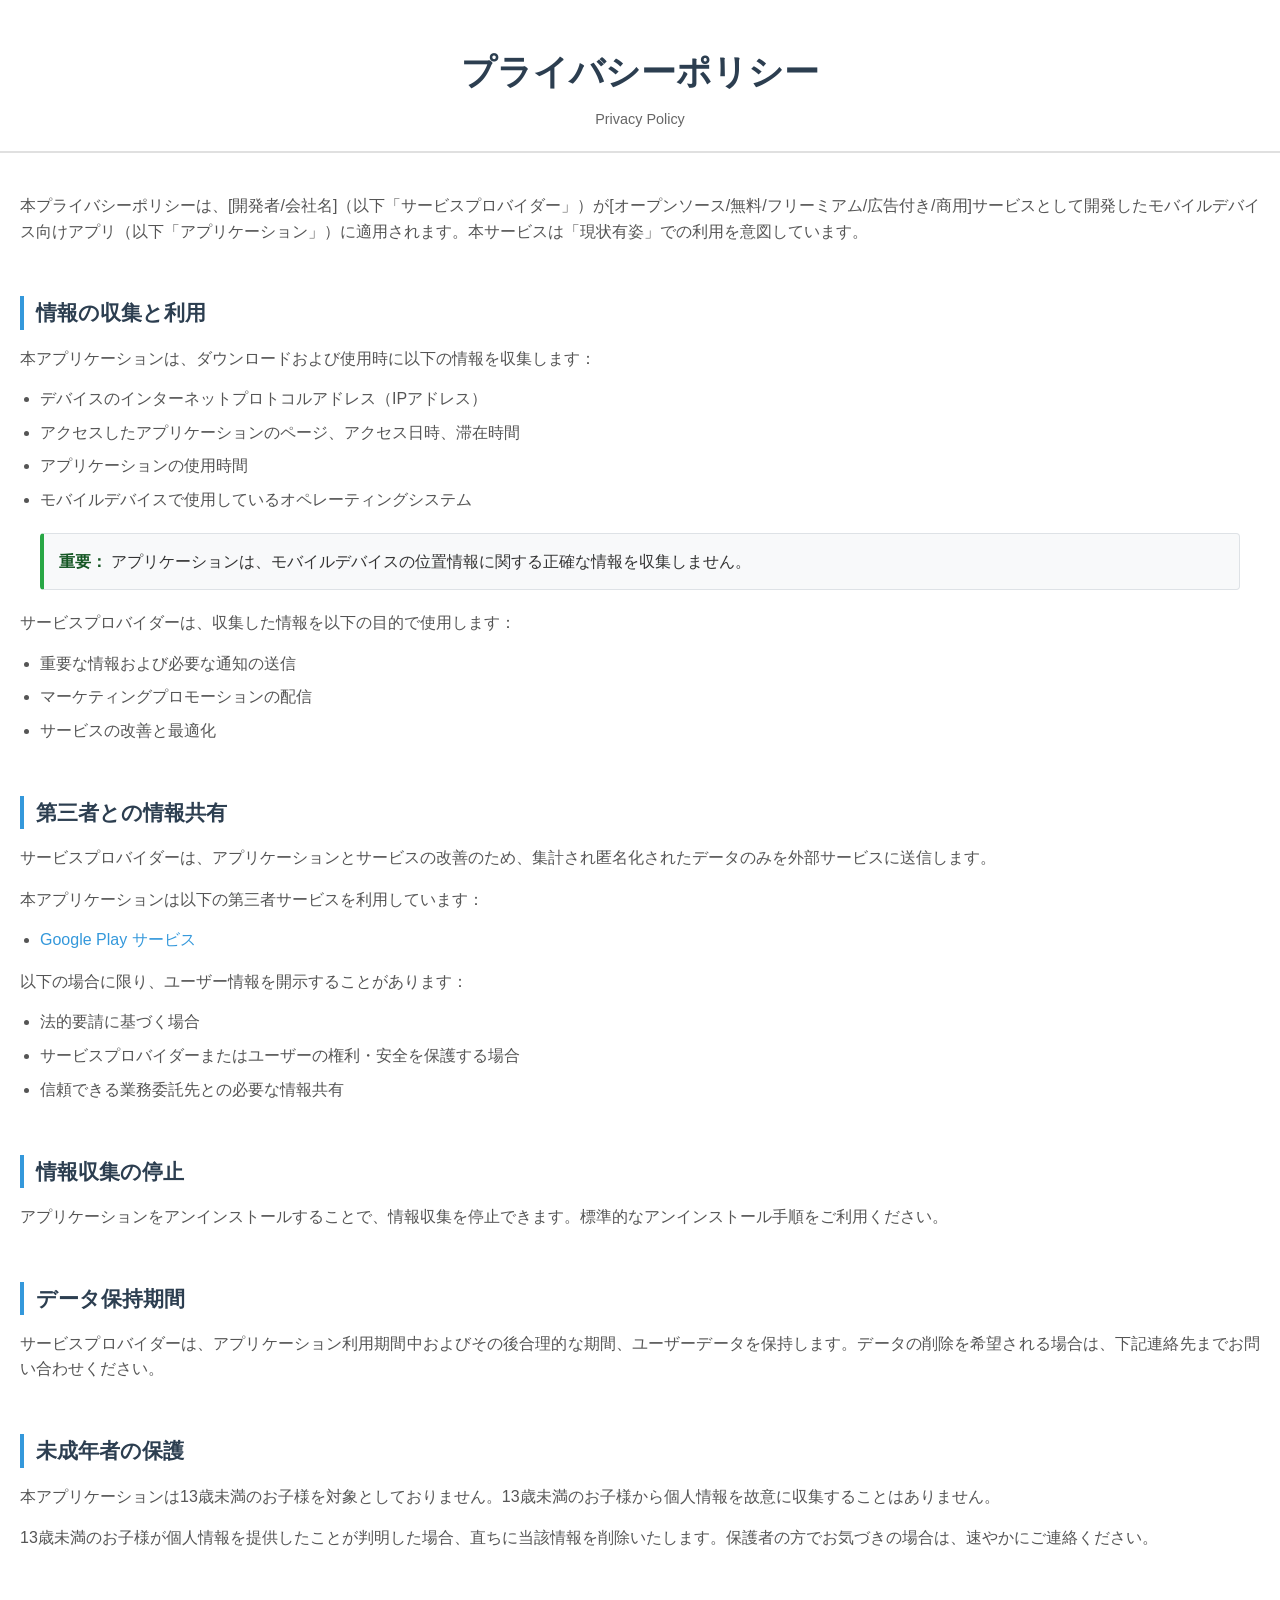
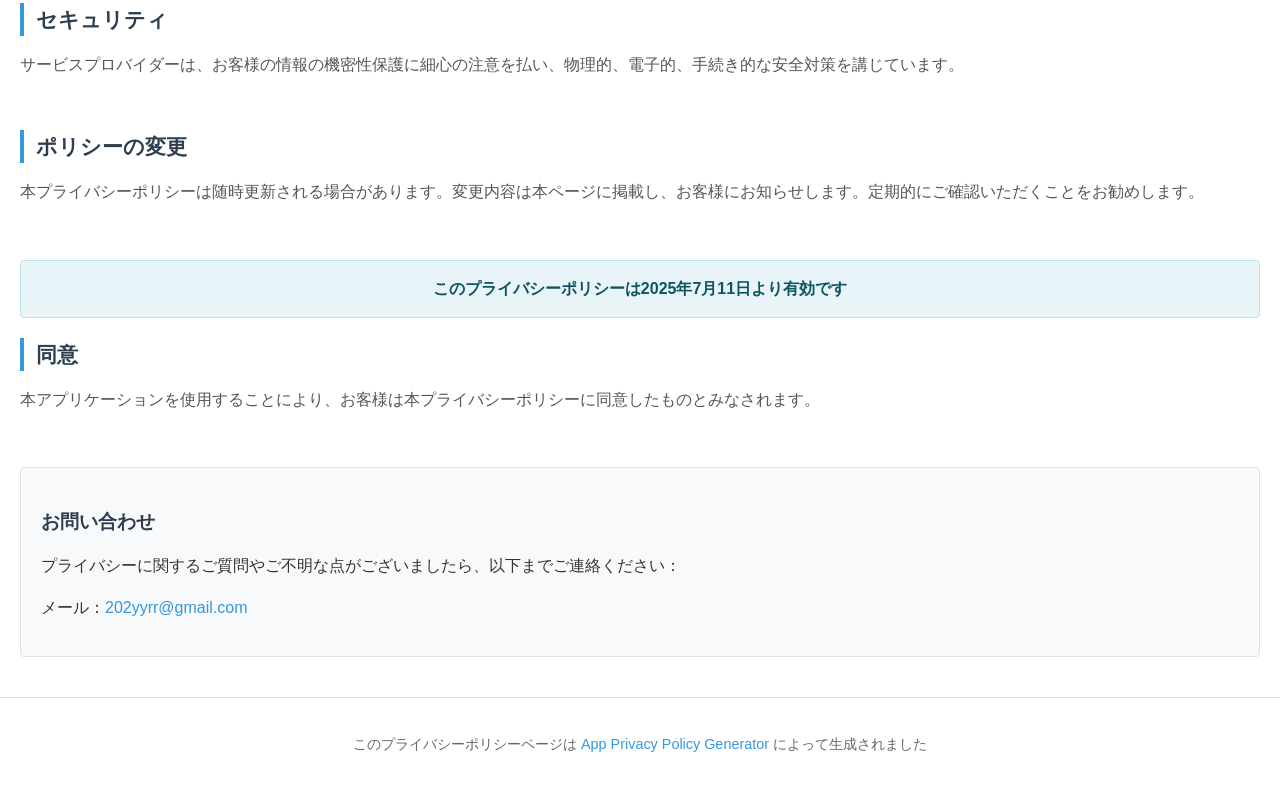
<file: index.html>
<!DOCTYPE html>
<html lang="ja">
<head>
    <meta charset='utf-8'>
    <meta name='viewport' content='width=device-width, initial-scale=1'>
    <title>プライバシーポリシー</title>
    <link rel="stylesheet" href="index.css">
</head>
<body>
    <div class="container">
        <div class="header">
            <h1>プライバシーポリシー</h1>
            <div class="subtitle">Privacy Policy</div>
        </div>

        <div class="section">
            <p>本プライバシーポリシーは、[開発者/会社名]（以下「サービスプロバイダー」）が[オープンソース/無料/フリーミアム/広告付き/商用]サービスとして開発したモバイルデバイス向けアプリ（以下「アプリケーション」）に適用されます。本サービスは「現状有姿」での利用を意図しています。</p>
        </div>

        <div class="section">
            <h2>情報の収集と利用</h2>
            <p>本アプリケーションは、ダウンロードおよび使用時に以下の情報を収集します：</p>
            <ul>
                <li>デバイスのインターネットプロトコルアドレス（IPアドレス）</li>
                <li>アクセスしたアプリケーションのページ、アクセス日時、滞在時間</li>
                <li>アプリケーションの使用時間</li>
                <li>モバイルデバイスで使用しているオペレーティングシステム</li>
            </ul>
            
            <div class="important-notice">
                <strong>重要：</strong> アプリケーションは、モバイルデバイスの位置情報に関する正確な情報を収集しません。
            </div>

            <p>サービスプロバイダーは、収集した情報を以下の目的で使用します：</p>
            <ul>
                <li>重要な情報および必要な通知の送信</li>
                <li>マーケティングプロモーションの配信</li>
                <li>サービスの改善と最適化</li>
            </ul>
        </div>

        <div class="section">
            <h2>第三者との情報共有</h2>
            <p>サービスプロバイダーは、アプリケーションとサービスの改善のため、集計され匿名化されたデータのみを外部サービスに送信します。</p>
            
            <p>本アプリケーションは以下の第三者サービスを利用しています：</p>
            <ul>
                <li><a href="https://www.google.com/policies/privacy/" target="_blank" rel="noopener noreferrer">Google Play サービス</a></li>
            </ul>

            <p>以下の場合に限り、ユーザー情報を開示することがあります：</p>
            <ul>
                <li>法的要請に基づく場合</li>
                <li>サービスプロバイダーまたはユーザーの権利・安全を保護する場合</li>
                <li>信頼できる業務委託先との必要な情報共有</li>
            </ul>
        </div>

        <div class="section">
            <h2>情報収集の停止</h2>
            <p>アプリケーションをアンインストールすることで、情報収集を停止できます。標準的なアンインストール手順をご利用ください。</p>
        </div>

        <div class="section">
            <h2>データ保持期間</h2>
            <p>サービスプロバイダーは、アプリケーション利用期間中およびその後合理的な期間、ユーザーデータを保持します。データの削除を希望される場合は、下記連絡先までお問い合わせください。</p>
        </div>

        <div class="section">
            <h2>未成年者の保護</h2>
            <p>本アプリケーションは13歳未満のお子様を対象としておりません。13歳未満のお子様から個人情報を故意に収集することはありません。</p>
            <p>13歳未満のお子様が個人情報を提供したことが判明した場合、直ちに当該情報を削除いたします。保護者の方でお気づきの場合は、速やかにご連絡ください。</p>
        </div>

        <div class="section">
            <h2>セキュリティ</h2>
            <p>サービスプロバイダーは、お客様の情報の機密性保護に細心の注意を払い、物理的、電子的、手続き的な安全対策を講じています。</p>
        </div>

        <div class="section">
            <h2>ポリシーの変更</h2>
            <p>本プライバシーポリシーは随時更新される場合があります。変更内容は本ページに掲載し、お客様にお知らせします。定期的にご確認いただくことをお勧めします。</p>
        </div>

        <div class="effective-date">
            このプライバシーポリシーは2025年7月11日より有効です
        </div>

        <div class="section">
            <h2>同意</h2>
            <p>本アプリケーションを使用することにより、お客様は本プライバシーポリシーに同意したものとみなされます。</p>
        </div>

        <div class="contact-info">
            <h3>お問い合わせ</h3>
            <p>プライバシーに関するご質問やご不明な点がございましたら、以下までご連絡ください：</p>
            <p>メール：<a href="mailto:202yyrr@gmail.com">202yyrr@gmail.com</a></p>
        </div>

        <div class="footer">
            <p>このプライバシーポリシーページは <a href="https://app-privacy-policy-generator.nisrulz.com/" target="_blank" rel="noopener noreferrer">App Privacy Policy Generator</a> によって生成されました</p>
        </div>
    </div>
</body>
</html>
</file>
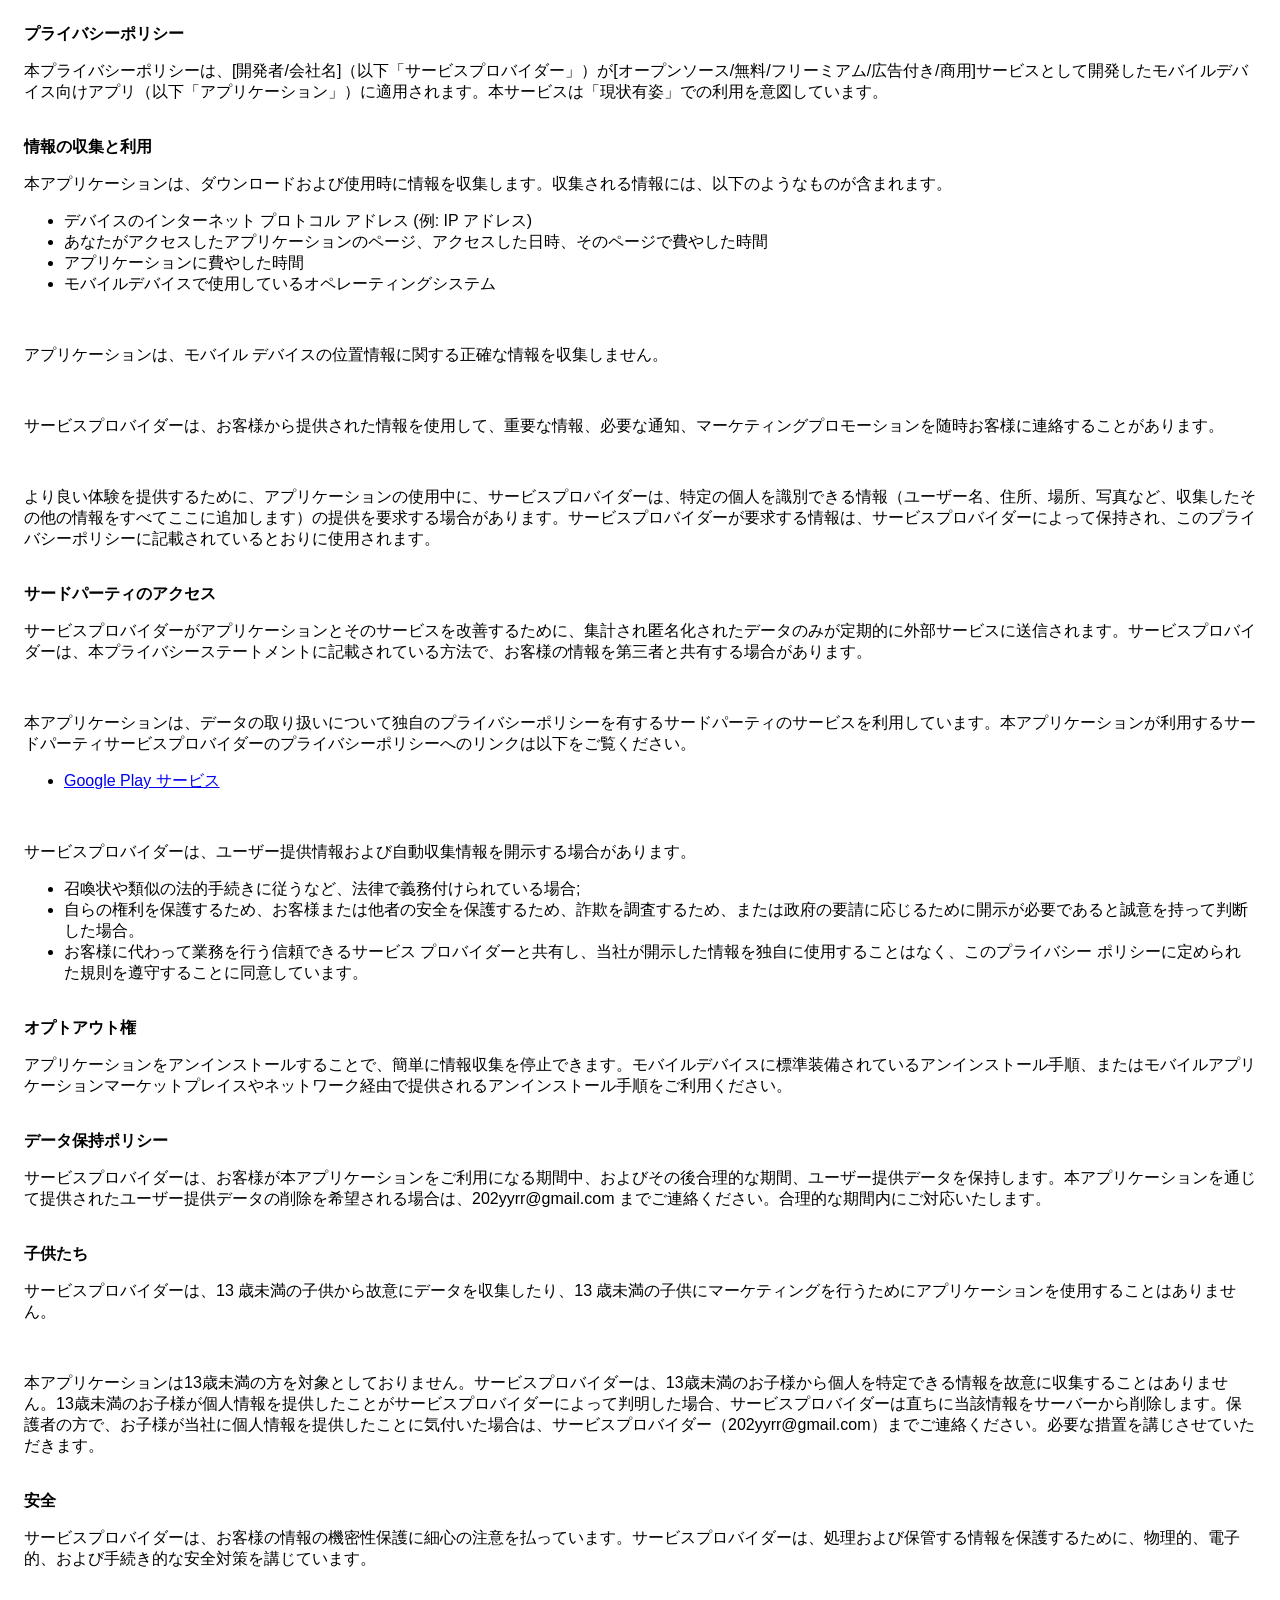
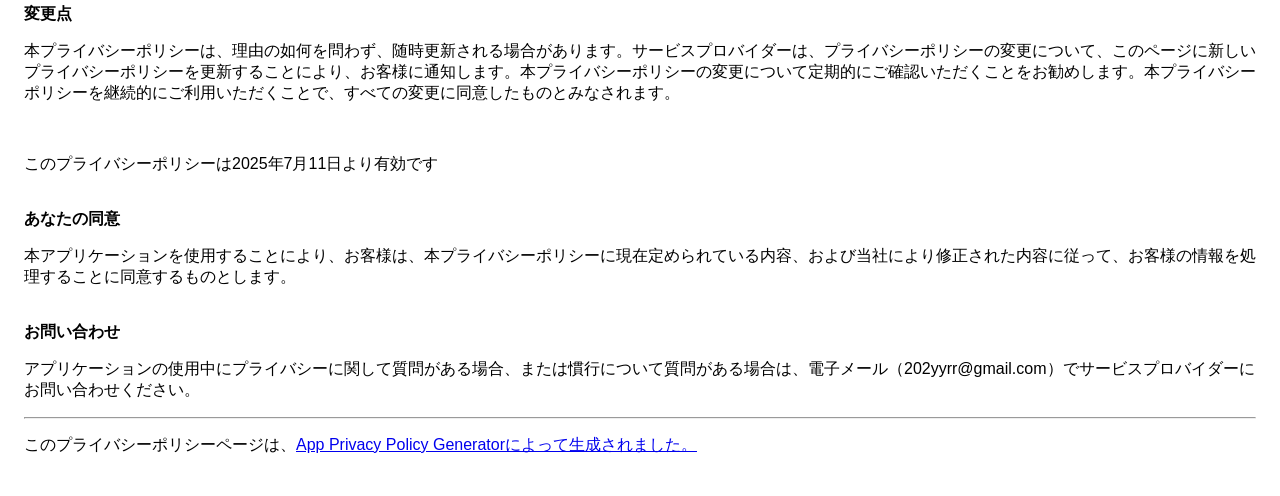
<file: privacyPoricy.html>
<!DOCTYPE html>
    <html>
    <head>
      <meta charset='utf-8'>
      <meta name='viewport' content='width=device-width'>
      <title><font style="vertical-align: inherit;"><font style="vertical-align: inherit;">プライバシーポリシー</font></font></title>
      <style> body { font-family: 'Helvetica Neue', Helvetica, Arial, sans-serif; padding:1em; } </style>
    </head>
    <body>
    <strong><font style="vertical-align: inherit;"><font style="vertical-align: inherit;">プライバシーポリシー</font></font></strong><p><font style="vertical-align: inherit;"><font style="vertical-align: inherit;">本プライバシーポリシーは、[開発者/会社名]（以下「サービスプロバイダー」）が[オープンソース/無料/フリーミアム/広告付き/商用]サービスとして開発したモバイルデバイス向けアプリ（以下「アプリケーション」）に適用されます。本サービスは「現状有姿」での利用を意図しています。</font></font></p><br><strong><font style="vertical-align: inherit;"><font style="vertical-align: inherit;">情報の収集と利用</font></font></strong><p><font style="vertical-align: inherit;"><font style="vertical-align: inherit;">本アプリケーションは、ダウンロードおよび使用時に情報を収集します。収集される情報には、以下のようなものが含まれます。</font></font></p><ul><li><font style="vertical-align: inherit;"><font style="vertical-align: inherit;">デバイスのインターネット プロトコル アドレス (例: IP アドレス)</font></font></li><li><font style="vertical-align: inherit;"><font style="vertical-align: inherit;">あなたがアクセスしたアプリケーションのページ、アクセスした日時、そのページで費やした時間</font></font></li><li><font style="vertical-align: inherit;"><font style="vertical-align: inherit;">アプリケーションに費やした時間</font></font></li><li><font style="vertical-align: inherit;"><font style="vertical-align: inherit;">モバイルデバイスで使用しているオペレーティングシステム</font></font></li></ul><p></p><br><p style=""><font style="vertical-align: inherit;"><font style="vertical-align: inherit;">アプリケーションは、モバイル デバイスの位置情報に関する正確な情報を収集しません。</font></font></p><div style="display: none;"><p><font style="vertical-align: inherit;"><font style="vertical-align: inherit;">アプリケーションはデバイスの位置情報を収集します。これにより、サービスプロバイダーはユーザーのおおよその地理的位置を特定し、以下の方法で利用することができます。</font></font></p><ul><li><font style="vertical-align: inherit;"><font style="vertical-align: inherit;">位置情報サービス: サービス プロバイダーは位置データを活用して、パーソナライズされたコンテンツ、関連性の高い推奨事項、位置情報ベースのサービスなどの機能を提供します。</font></font></li><li><font style="vertical-align: inherit;"><font style="vertical-align: inherit;">分析と改善: 集約され匿名化された位置データは、サービス プロバイダーがユーザーの行動を分析し、傾向を特定し、アプリケーションの全体的なパフォーマンスと機能を向上させるのに役立ちます。</font></font></li><li><font style="vertical-align: inherit;"><font style="vertical-align: inherit;">サードパーティのサービス：サービスプロバイダーは、匿名化された位置情報データを定期的に外部サービスに送信する場合があります。これらのサービスは、アプリケーションの機能強化とサービスの最適化に役立ちます。</font></font></li></ul></div><br><p><font style="vertical-align: inherit;"><font style="vertical-align: inherit;">サービスプロバイダーは、お客様から提供された情報を使用して、重要な情報、必要な通知、マーケティングプロモーションを随時お客様に連絡することがあります。</font></font></p><br><p><font style="vertical-align: inherit;"><font style="vertical-align: inherit;">より良い体験を提供するために、アプリケーションの使用中に、サービスプロバイダーは、特定の個人を識別できる情報（ユーザー名、住所、場所、写真など、収集したその他の情報をすべてここに追加します）の提供を要求する場合があります。サービスプロバイダーが要求する情報は、サービスプロバイダーによって保持され、このプライバシーポリシーに記載されているとおりに使用されます。</font></font></p><br><strong><font style="vertical-align: inherit;"><font style="vertical-align: inherit;">サードパーティのアクセス</font></font></strong><p><font style="vertical-align: inherit;"><font style="vertical-align: inherit;">サービスプロバイダーがアプリケーションとそのサービスを改善するために、集計され匿名化されたデータのみが定期的に外部サービスに送信されます。サービスプロバイダーは、本プライバシーステートメントに記載されている方法で、お客様の情報を第三者と共有する場合があります。</font></font></p><div><br><p><font style="vertical-align: inherit;"><font style="vertical-align: inherit;">本アプリケーションは、データの取り扱いについて独自のプライバシーポリシーを有するサードパーティのサービスを利用しています。本アプリケーションが利用するサードパーティサービスプロバイダーのプライバシーポリシーへのリンクは以下をご覧ください。</font></font></p><ul><li><a href="https://www.google.com/policies/privacy/" target="_blank" rel="noopener noreferrer"><font style="vertical-align: inherit;"><font style="vertical-align: inherit;">Google Play サービス</font></font></a></li><!----><!----><!----><!----><!----><!----><!----><!----><!----><!----><!----><!----><!----><!----><!----><!----><!----><!----><!----><!----><!----><!----><!----><!----><!----><!----><!----><!----><!----><!----><!----></ul></div><br><p><font style="vertical-align: inherit;"><font style="vertical-align: inherit;">サービスプロバイダーは、ユーザー提供情報および自動収集情報を開示する場合があります。</font></font></p><ul><li><font style="vertical-align: inherit;"><font style="vertical-align: inherit;">召喚状や類似の法的手続きに従うなど、法律で義務付けられている場合;</font></font></li><li><font style="vertical-align: inherit;"><font style="vertical-align: inherit;">自らの権利を保護するため、お客様または他者の安全を保護するため、詐欺を調査するため、または政府の要請に応じるために開示が必要であると誠意を持って判断した場合。</font></font></li><li><font style="vertical-align: inherit;"><font style="vertical-align: inherit;">お客様に代わって業務を行う信頼できるサービス プロバイダーと共有し、当社が開示した情報を独自に使用することはなく、このプライバシー ポリシーに定められた規則を遵守することに同意しています。</font></font></li></ul><p></p><br><strong><font style="vertical-align: inherit;"><font style="vertical-align: inherit;">オプトアウト権</font></font></strong><p><font style="vertical-align: inherit;"><font style="vertical-align: inherit;">アプリケーションをアンインストールすることで、簡単に情報収集を停止できます。モバイルデバイスに標準装備されているアンインストール手順、またはモバイルアプリケーションマーケットプレイスやネットワーク経由で提供されるアンインストール手順をご利用ください。</font></font></p><br><strong><font style="vertical-align: inherit;"><font style="vertical-align: inherit;">データ保持ポリシー</font></font></strong><p><font style="vertical-align: inherit;"><font style="vertical-align: inherit;">サービスプロバイダーは、お客様が本アプリケーションをご利用になる期間中、およびその後合理的な期間、ユーザー提供データを保持します。本アプリケーションを通じて提供されたユーザー提供データの削除を希望される場合は、202yyrr@gmail.com までご連絡ください。合理的な期間内にご対応いたします。</font></font></p><br><strong><font style="vertical-align: inherit;"><font style="vertical-align: inherit;">子供たち</font></font></strong><p><font style="vertical-align: inherit;"><font style="vertical-align: inherit;">サービスプロバイダーは、13 歳未満の子供から故意にデータを収集したり、13 歳未満の子供にマーケティングを行うためにアプリケーションを使用することはありません。</font></font></p><div><br><p><font style="vertical-align: inherit;"><font style="vertical-align: inherit;">本アプリケーションは13歳未満の方を対象としておりません。サービスプロバイダーは、13歳未満のお子様から個人を特定できる情報を故意に収集することはありません。13歳未満のお子様が個人情報を提供したことがサービスプロバイダーによって判明した場合、サービスプロバイダーは直ちに当該情報をサーバーから削除します。保護者の方で、お子様が当社に個人情報を提供したことに気付いた場合は、サービスプロバイダー（202yyrr@gmail.com）までご連絡ください。必要な措置を講じさせていただきます。</font></font></p></div><!----><br><strong><font style="vertical-align: inherit;"><font style="vertical-align: inherit;">安全</font></font></strong><p><font style="vertical-align: inherit;"><font style="vertical-align: inherit;">サービスプロバイダーは、お客様の情報の機密性保護に細心の注意を払っています。サービスプロバイダーは、処理および保管する情報を保護するために、物理的、電子的、および手続き的な安全対策を講じています。</font></font></p><br><strong><font style="vertical-align: inherit;"><font style="vertical-align: inherit;">変更点</font></font></strong><p><font style="vertical-align: inherit;"><font style="vertical-align: inherit;">本プライバシーポリシーは、理由の如何を問わず、随時更新される場合があります。サービスプロバイダーは、プライバシーポリシーの変更について、このページに新しいプライバシーポリシーを更新することにより、お客様に通知します。本プライバシーポリシーの変更について定期的にご確認いただくことをお勧めします。本プライバシーポリシーを継続的にご利用いただくことで、すべての変更に同意したものとみなされます。</font></font></p><br><p><font style="vertical-align: inherit;"><font style="vertical-align: inherit;">このプライバシーポリシーは2025年7月11日より有効です</font></font></p><br><strong><font style="vertical-align: inherit;"><font style="vertical-align: inherit;">あなたの同意</font></font></strong><p><font style="vertical-align: inherit;"><font style="vertical-align: inherit;">本アプリケーションを使用することにより、お客様は、本プライバシーポリシーに現在定められている内容、および当社により修正された内容に従って、お客様の情報を処理することに同意するものとします。</font></font></p><br><strong><font style="vertical-align: inherit;"><font style="vertical-align: inherit;">お問い合わせ</font></font></strong><p><font style="vertical-align: inherit;"><font style="vertical-align: inherit;">アプリケーションの使用中にプライバシーに関して質問がある場合、または慣行について質問がある場合は、電子メール（202yyrr@gmail.com）でサービスプロバイダーにお問い合わせください。</font></font></p><hr><p><font style="vertical-align: inherit;"><font style="vertical-align: inherit;">このプライバシーポリシーページは、</font></font><a href="https://app-privacy-policy-generator.nisrulz.com/" target="_blank" rel="noopener noreferrer"><font style="vertical-align: inherit;"><font style="vertical-align: inherit;">App Privacy Policy Generatorによって生成されました。</font></font></a></p>
    </body>
    </html>
</file>
<file: index.css>
body {
    font-family: -apple-system, BlinkMacSystemFont, 'Segoe UI', 'Hiragino Kaku Gothic ProN', 'Hiragino Sans', Meiryo, sans-serif;
    line-height: 1.6;
    color: #333;
    background: white;
    padding: 0;
    margin: 0;
    min-height: 100vh;
    width: 100%;
}

/* ヘッダー */
.header {
    text-align: center;
    margin-bottom: 40px;
    border-bottom: 2px solid #e0e0e0;
    padding: 20px;
    background: white;
}

.header h1 {
    font-size: 2.2em;
    font-weight: 600;
    color: #2c3e50;
    margin-bottom: 8px;
}

.header .subtitle {
    font-size: 0.9em;
    color: #666;
}

/* セクション */
.section {
    margin-bottom: 35px;
    padding: 0 20px;
    background: white;
    margin-bottom: 0;
    padding-bottom: 20px;
}

.section h2 {
    font-size: 1.3em;
    font-weight: 600;
    color: #2c3e50;
    margin-bottom: 15px;
    border-left: 4px solid #3498db;
    padding-left: 12px;
}

.section p {
    margin-bottom: 15px;
    text-align: justify;
    color: #555;
}

.section ul {
    margin: 15px 0;
    padding-left: 20px;
}

.section li {
    margin-bottom: 8px;
    color: #555;
}

/* 重要な告知 */
.important-notice {
    background: #f8f9fa;
    border: 1px solid #dee2e6;
    border-left: 4px solid #28a745;
    padding: 15px;
    margin: 20px 0;
    border-radius: 4px;
    margin-left: 20px;
    margin-right: 20px;
}

.important-notice strong {
    color: #155724;
}

/* 連絡先情報 */
.contact-info {
    background: #f8f9fa;
    border: 1px solid #dee2e6;
    padding: 20px;
    border-radius: 4px;
    margin: 20px;
}

.contact-info h3 {
    color: #2c3e50;
    margin-bottom: 10px;
}

.contact-info a {
    color: #3498db;
    text-decoration: none;
}

.contact-info a:hover {
    text-decoration: underline;
}

/* 効力発生日 */
.effective-date {
    background: #e8f4f8;
    border: 1px solid #bee5eb;
    padding: 15px;
    margin: 20px;
    border-radius: 4px;
    text-align: center;
    font-weight: 600;
    color: #0c5460;
}

/* フッター */
.footer {
    margin-top: 40px;
    padding: 20px;
    border-top: 1px solid #e0e0e0;
    text-align: center;
    font-size: 0.9em;
    color: #666;
    background: white;
}

.footer a {
    color: #3498db;
    text-decoration: none;
}

.footer a:hover {
    text-decoration: underline;
}

/* リンクのスタイル */
a {
    color: #3498db;
    text-decoration: none;
}

a:hover {
    text-decoration: underline;
}

/* レスポンシブデザイン */
@media (max-width: 768px) {
    .header h1 {
        font-size: 1.8em;
    }
    
    .section h2 {
        font-size: 1.2em;
    }
    
    .section {
        padding: 0 15px;
    }
    
    .important-notice {
        margin-left: 15px;
        margin-right: 15px;
    }
    
    .contact-info,
    .effective-date {
        margin: 20px 15px;
    }
    
    .footer {
        padding: 20px 15px;
    }
}
</file>
